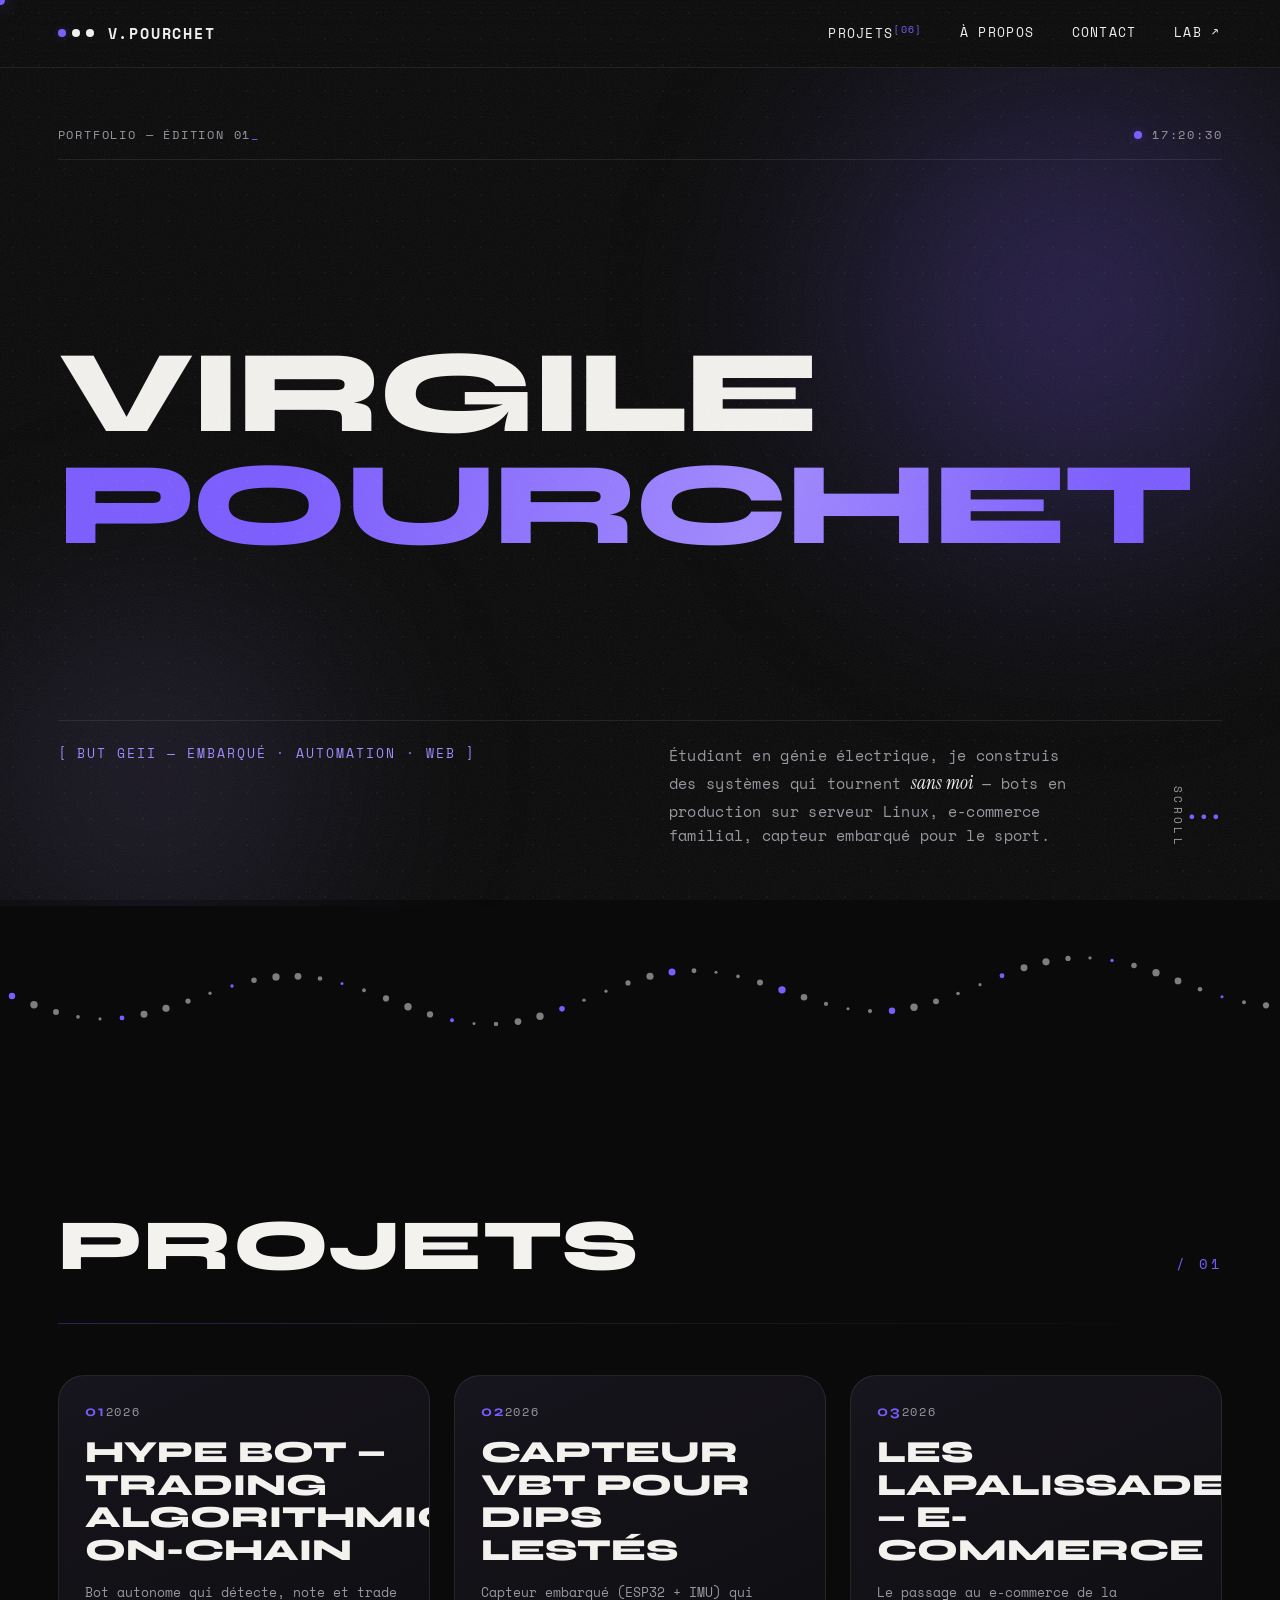
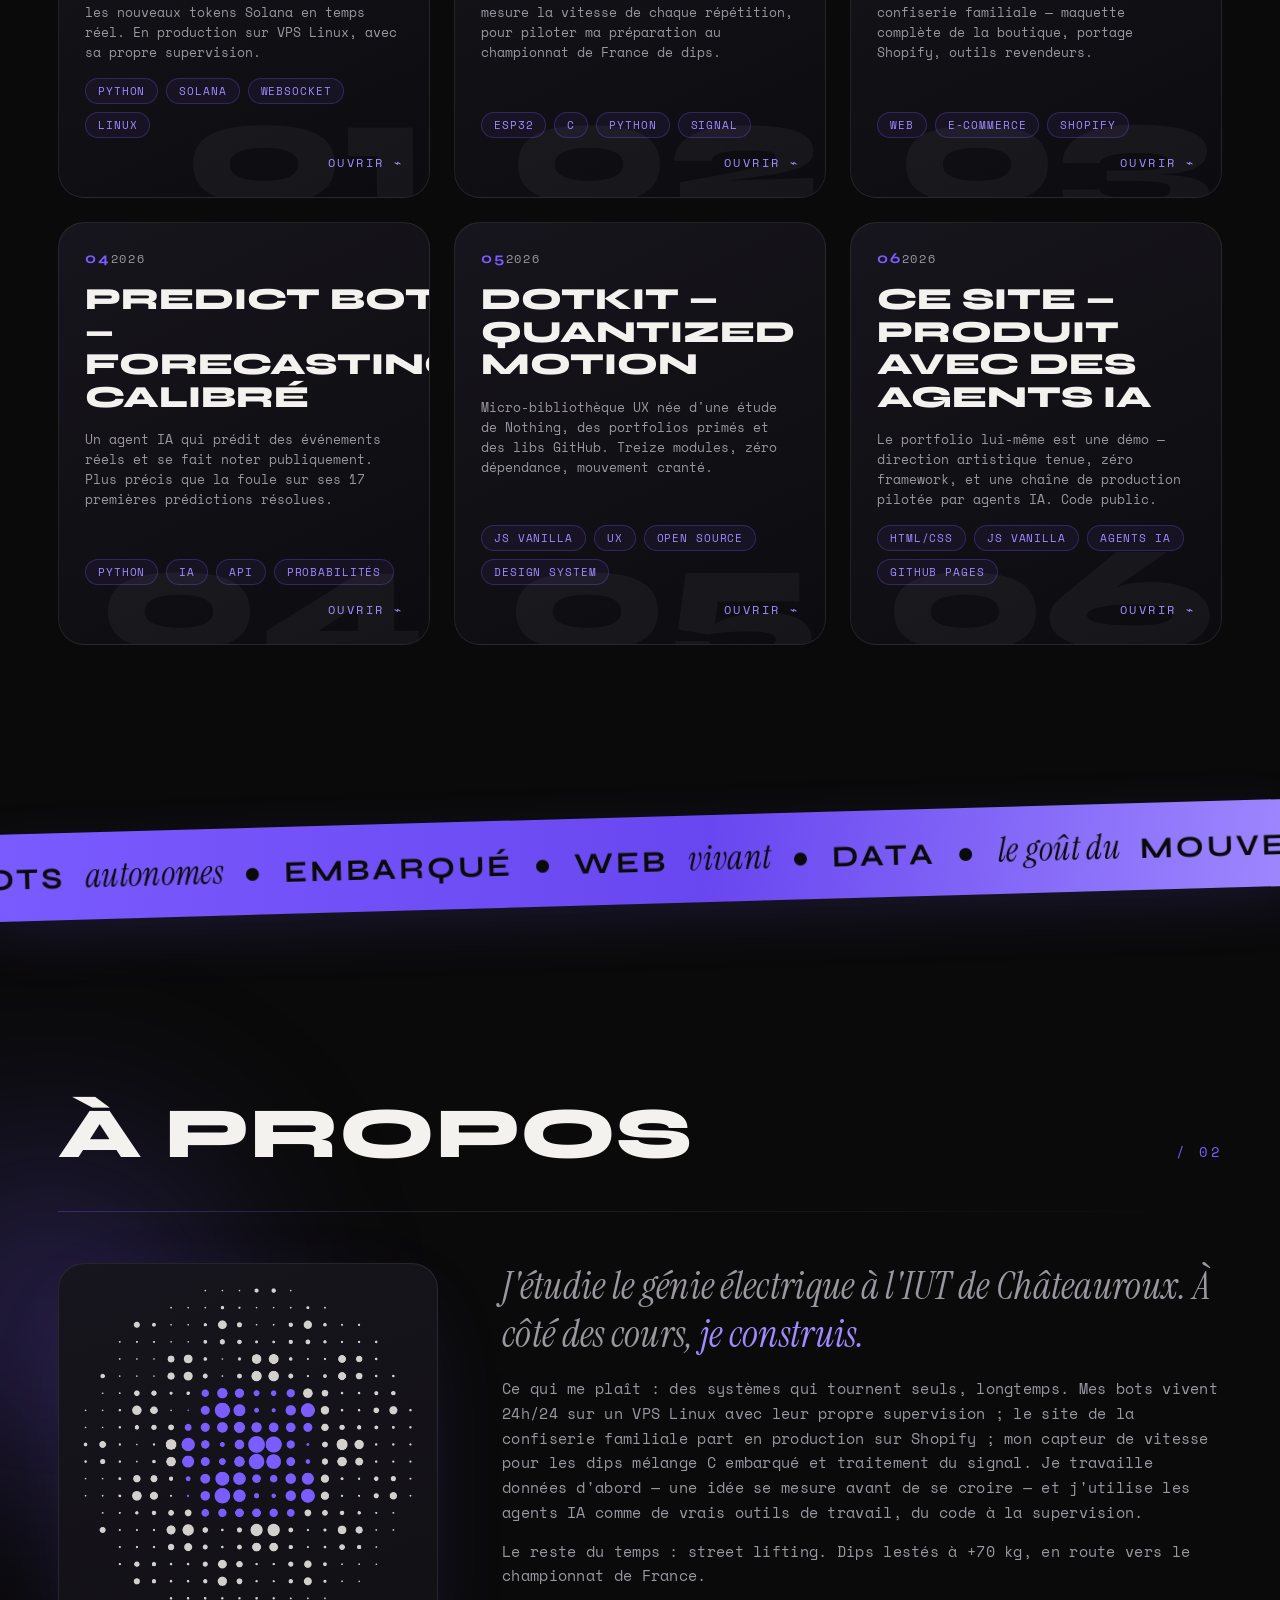
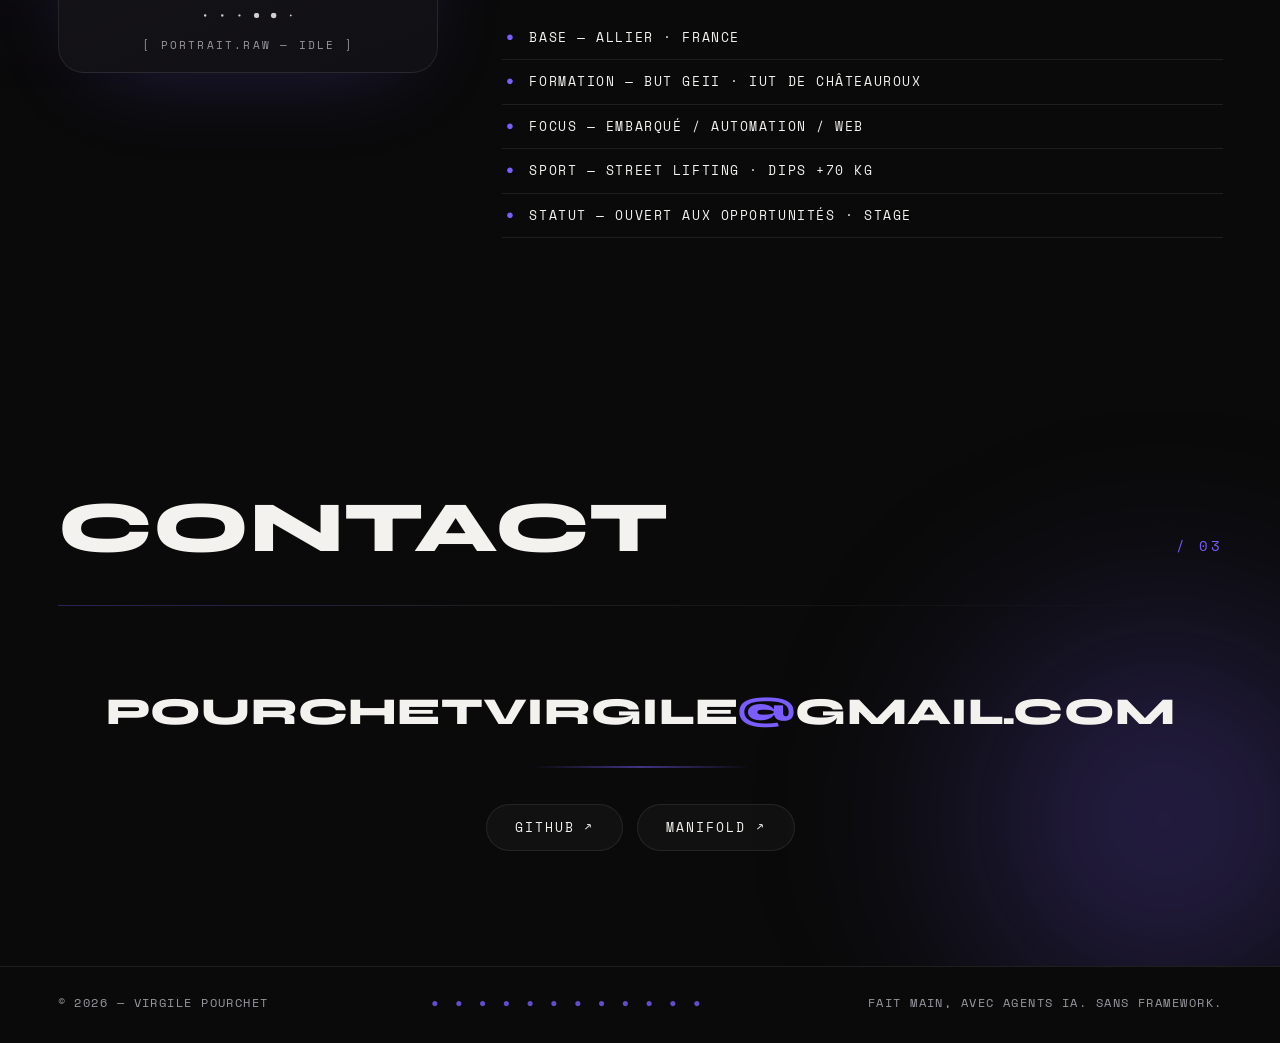
<file: index.html>
<!DOCTYPE html>
<html lang="fr" class="no-js">
<head>
  <meta charset="UTF-8">
  <meta name="viewport" content="width=device-width, initial-scale=1.0">
  <title>VIRGILE POURCHET — PORTFOLIO</title>
  <meta name="description" content="Portfolio de Virgile Pourchet — étudiant en BUT GEII. Bots autonomes en production, e-commerce, électronique embarquée.">
  <meta name="theme-color" content="#0a0a0a">
  <link rel="canonical" href="https://virgile-pct.github.io/">
  <!-- Aperçus de partage (Discord, LinkedIn, X, WhatsApp…) -->
  <meta property="og:type" content="website">
  <meta property="og:title" content="VIRGILE POURCHET — PORTFOLIO">
  <meta property="og:description" content="Des systèmes qui tournent sans moi : bots en production, e-commerce familial, capteur embarqué. Fait main, avec agents IA.">
  <meta property="og:url" content="https://virgile-pct.github.io/">
  <meta property="og:image" content="https://virgile-pct.github.io/assets/og.png">
  <meta property="og:image:width" content="1200">
  <meta property="og:image:height" content="630">
  <meta property="og:locale" content="fr_FR">
  <meta name="twitter:card" content="summary_large_image">
  <meta name="twitter:title" content="VIRGILE POURCHET — PORTFOLIO">
  <meta name="twitter:description" content="Des systèmes qui tournent sans moi : bots en production, e-commerce familial, capteur embarqué.">
  <meta name="twitter:image" content="https://virgile-pct.github.io/assets/og.png">
  <link rel="preconnect" href="https://fonts.googleapis.com">
  <link rel="preconnect" href="https://fonts.gstatic.com" crossorigin>
  <link href="https://fonts.googleapis.com/css2?family=Syne:wght@500;700;800&family=Space+Mono:ital,wght@0,400;0,700;1,400&family=Instrument+Serif:ital@0;1&display=swap" rel="stylesheet">
  <link rel="stylesheet" href="css/style.css">
  <link rel="icon" href="data:image/svg+xml,<svg xmlns='http://www.w3.org/2000/svg' viewBox='0 0 16 16'><circle cx='4' cy='4' r='2' fill='%237b5cff'/><circle cx='12' cy='4' r='2' fill='white'/><circle cx='4' cy='12' r='2' fill='white'/><circle cx='12' cy='12' r='2' fill='%237b5cff'/></svg>">
</head>
<body>

  <a class="skip-link" href="#projects">Aller au contenu</a>

  <!-- ======= COUCHES D'AMBIANCE (grain, trame) ======= -->
  <div class="dot-overlay" aria-hidden="true"></div>
  <div class="grain" aria-hidden="true"></div>

  <!-- ======= CURSEUR CUSTOM (activé par JS, pointeur fin uniquement) ======= -->
  <div class="cursor" data-cursor aria-hidden="true"></div>

  <!-- ======= BARRE DE PROGRESSION DE LECTURE ======= -->
  <div class="scroll-progress" aria-hidden="true"><span data-scroll-progress></span></div>

  <!-- ======= NAV ======= -->
  <header class="nav">
    <a class="nav__logo" href="#top">
      <span class="dot dot--violet"></span>
      <span class="dot"></span>
      <span class="dot"></span>
      <span class="nav__logo-text">V.POURCHET</span>
    </a>
    <nav class="nav__links">
      <a href="#projects" data-magnetic="8">PROJETS<sup>[<span data-project-count>0</span>]</sup></a>
      <a href="#about" data-magnetic="8">À PROPOS</a>
      <a href="#contact" data-magnetic="8">CONTACT</a>
      <a href="lab/dotkit/demo.html" data-magnetic="8">LAB ↗</a>
    </nav>
    <button class="nav__burger" aria-label="Menu" data-burger>
      <span></span><span></span><span></span>
    </button>
  </header>

  <main id="top">

    <!-- ======= HERO ======= -->
    <section class="hero">
      <div class="halo halo--violet" style="width:56vw;height:56vw;top:-14%;right:-12%" aria-hidden="true"></div>
      <div class="halo halo--soft" style="width:44vw;height:44vw;bottom:-18%;left:-10%" aria-hidden="true"></div>
      <div class="hero__meta">
        <span class="hero__boot" data-boot-line>PORTFOLIO — ÉDITION 01</span>
        <span class="hero__status">
          <span class="status-square" aria-hidden="true"></span>
          <span data-clock>00:00:00</span>
        </span>
      </div>
      <h1 class="hero__title">
        <span class="hero__line-mask"><span class="hero__line doto" data-scramble>VIRGILE</span></span>
        <span class="hero__line-mask"><span class="hero__line doto hero__line--violet" data-scramble>POURCHET</span></span>
      </h1>
      <div class="hero__sub">
        <p class="hero__tag">[ BUT GEII — EMBARQUÉ · AUTOMATION · WEB ]</p>
        <p class="hero__desc">
          Étudiant en génie électrique, je construis des systèmes qui tournent
          <em class="serif">sans moi</em> — bots en production sur serveur Linux,
          e-commerce familial, capteur embarqué pour le sport.
        </p>
      </div>
      <div class="hero__scroll">
        <span class="doto">●</span>
        <span class="doto">●</span>
        <span class="doto">●</span>
        <span>SCROLL</span>
      </div>
    </section>

    <!-- ======= VAGUE DE POINTS ======= -->
    <div class="wave" aria-hidden="true">
      <canvas data-dot-wave></canvas>
    </div>

    <!-- ======= PROJECTS ======= -->
    <section class="section" id="projects">
      <div class="section__head reveal">
        <h2 class="section__title doto">PROJETS</h2>
        <span class="section__index">/ 01</span>
      </div>
      <div class="projects-grid" data-projects-grid>
        <!-- Cartes projets injectées par js/app.js depuis projects/manifest.json -->
      </div>
      <p class="projects-empty" data-projects-empty hidden>
        [ AUCUN PROJET CHARGÉ — DÉPOSEZ DES .MD DANS /PROJECTS ]
      </p>
    </section>

    <!-- ======= MARQUEE ======= -->
    <div class="marquee-tilt" aria-hidden="true">
      <div class="marquee">
        <div class="marquee__inner">
          <span>BOTS&nbsp;&nbsp;<em class="serif">autonomes</em>&nbsp;&nbsp;●&nbsp;&nbsp;EMBARQUÉ&nbsp;&nbsp;●&nbsp;&nbsp;WEB&nbsp;&nbsp;<em class="serif">vivant</em>&nbsp;&nbsp;●&nbsp;&nbsp;DATA&nbsp;&nbsp;●&nbsp;&nbsp;<em class="serif">le goût du</em>&nbsp;&nbsp;MOUVEMENT&nbsp;&nbsp;●&nbsp;&nbsp;</span>
          <span>BOTS&nbsp;&nbsp;<em class="serif">autonomes</em>&nbsp;&nbsp;●&nbsp;&nbsp;EMBARQUÉ&nbsp;&nbsp;●&nbsp;&nbsp;WEB&nbsp;&nbsp;<em class="serif">vivant</em>&nbsp;&nbsp;●&nbsp;&nbsp;DATA&nbsp;&nbsp;●&nbsp;&nbsp;<em class="serif">le goût du</em>&nbsp;&nbsp;MOUVEMENT&nbsp;&nbsp;●&nbsp;&nbsp;</span>
          <span>BOTS&nbsp;&nbsp;<em class="serif">autonomes</em>&nbsp;&nbsp;●&nbsp;&nbsp;EMBARQUÉ&nbsp;&nbsp;●&nbsp;&nbsp;WEB&nbsp;&nbsp;<em class="serif">vivant</em>&nbsp;&nbsp;●&nbsp;&nbsp;DATA&nbsp;&nbsp;●&nbsp;&nbsp;<em class="serif">le goût du</em>&nbsp;&nbsp;MOUVEMENT&nbsp;&nbsp;●&nbsp;&nbsp;</span>
        </div>
      </div>
    </div>

    <!-- ======= ABOUT ======= -->
    <section class="section" id="about">
      <div class="halo halo--violet" style="width:40vw;height:40vw;top:10%;left:-16%" aria-hidden="true"></div>
      <div class="section__head reveal">
        <h2 class="section__title doto">À PROPOS</h2>
        <span class="section__index">/ 02</span>
      </div>
      <div class="about">
        <div class="about__portrait reveal" aria-hidden="true">
          <canvas data-dot-portrait width="640" height="640"></canvas>
          <span class="about__portrait-label" data-portrait-label>[ PORTRAIT.RAW — IDLE ]</span>
        </div>
        <div class="about__text reveal">
          <p class="about__lead">
            J'étudie le génie électrique à l'IUT de Châteauroux.
            À côté des cours, <strong>je construis.</strong>
          </p>
          <p>
            Ce qui me plaît&nbsp;: des systèmes qui tournent seuls, longtemps.
            Mes bots vivent 24h/24 sur un VPS Linux avec leur propre
            supervision&nbsp;; le site de la confiserie familiale part en
            production sur Shopify&nbsp;; mon capteur de vitesse pour les dips
            mélange C embarqué et traitement du signal. Je travaille données
            d'abord — une idée se mesure avant de se croire — et j'utilise
            les agents IA comme de vrais outils de travail, du code à la
            supervision.
          </p>
          <p>
            Le reste du temps&nbsp;: street lifting. Dips lestés à +70&nbsp;kg,
            en route vers le championnat de France.
          </p>
          <ul class="about__facts">
            <li><span class="doto">●</span> BASE — ALLIER · FRANCE</li>
            <li><span class="doto">●</span> FORMATION — BUT GEII · IUT DE CHÂTEAUROUX</li>
            <li><span class="doto">●</span> FOCUS — EMBARQUÉ / AUTOMATION / WEB</li>
            <li><span class="doto">●</span> SPORT — STREET LIFTING · DIPS +70 KG</li>
            <li><span class="doto">●</span> STATUT — OUVERT AUX OPPORTUNITÉS · STAGE</li>
          </ul>
        </div>
      </div>
    </section>

    <!-- ======= CONTACT ======= -->
    <section class="section" id="contact">
      <div class="halo halo--violet" style="width:46vw;height:46vw;bottom:-24%;right:-14%" aria-hidden="true"></div>
      <div class="section__head reveal">
        <h2 class="section__title doto">CONTACT</h2>
        <span class="section__index">/ 03</span>
      </div>
      <div class="contact reveal">
        <a class="contact__mail doto" href="mailto:pourchetvirgile@gmail.com">
          POURCHETVIRGILE<span class="contact__at">@</span>GMAIL.COM
        </a>
        <div class="contact__links">
          <a href="https://github.com/Virgile-pct" target="_blank" rel="noopener" data-magnetic="16">GITHUB ↗</a>
          <a href="https://manifold.markets/Virgile" target="_blank" rel="noopener" data-magnetic="16">MANIFOLD ↗</a>
          <!-- LinkedIn : à ajouter quand le profil existe
          <a href="https://www.linkedin.com/in/..." target="_blank" rel="noopener">LINKEDIN ↗</a>
          -->
        </div>
      </div>
    </section>

  </main>

  <!-- ======= FOOTER ======= -->
  <footer class="footer">
    <span>© <span data-year>2026</span> — VIRGILE POURCHET</span>
    <span class="footer__dots" aria-hidden="true">● ● ● ● ● ● ● ● ● ● ● ●</span>
    <span>FAIT MAIN, AVEC AGENTS IA. SANS FRAMEWORK.</span>
  </footer>

  <!-- ======= PROJECT MODAL ======= -->
  <div class="modal" data-modal hidden>
    <div class="modal__backdrop" data-modal-close></div>
    <article class="modal__panel" role="dialog" aria-modal="true" aria-label="Fiche projet">
      <header class="modal__head">
        <span class="modal__kicker" data-modal-kicker>PROJET</span>
        <button class="modal__close" data-modal-close aria-label="Fermer" data-magnetic="10">✕</button>
      </header>
      <div class="modal__body markdown" data-modal-body>
        <!-- Markdown du projet rendu ici -->
      </div>
    </article>
  </div>

  <script src="js/markdown.js"></script>
  <script src="js/app.js"></script>
</body>
</html>
</file>
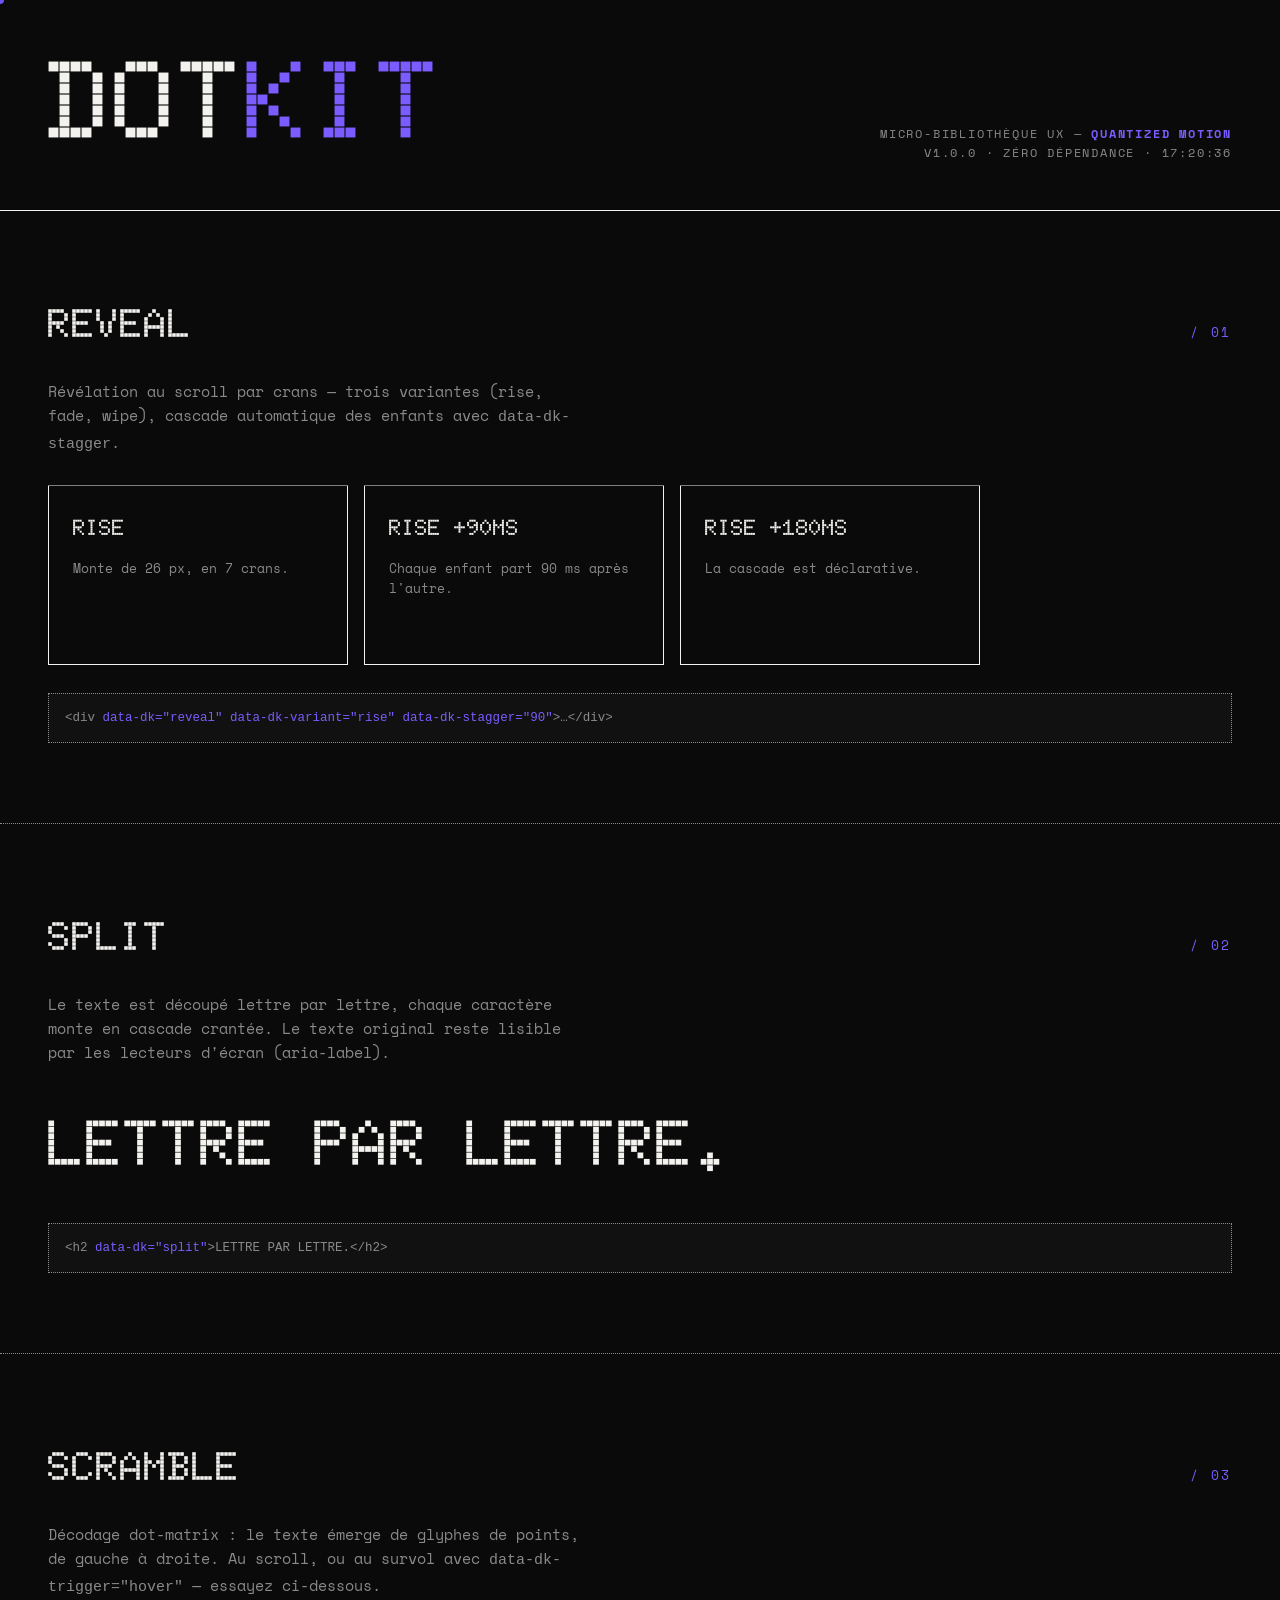
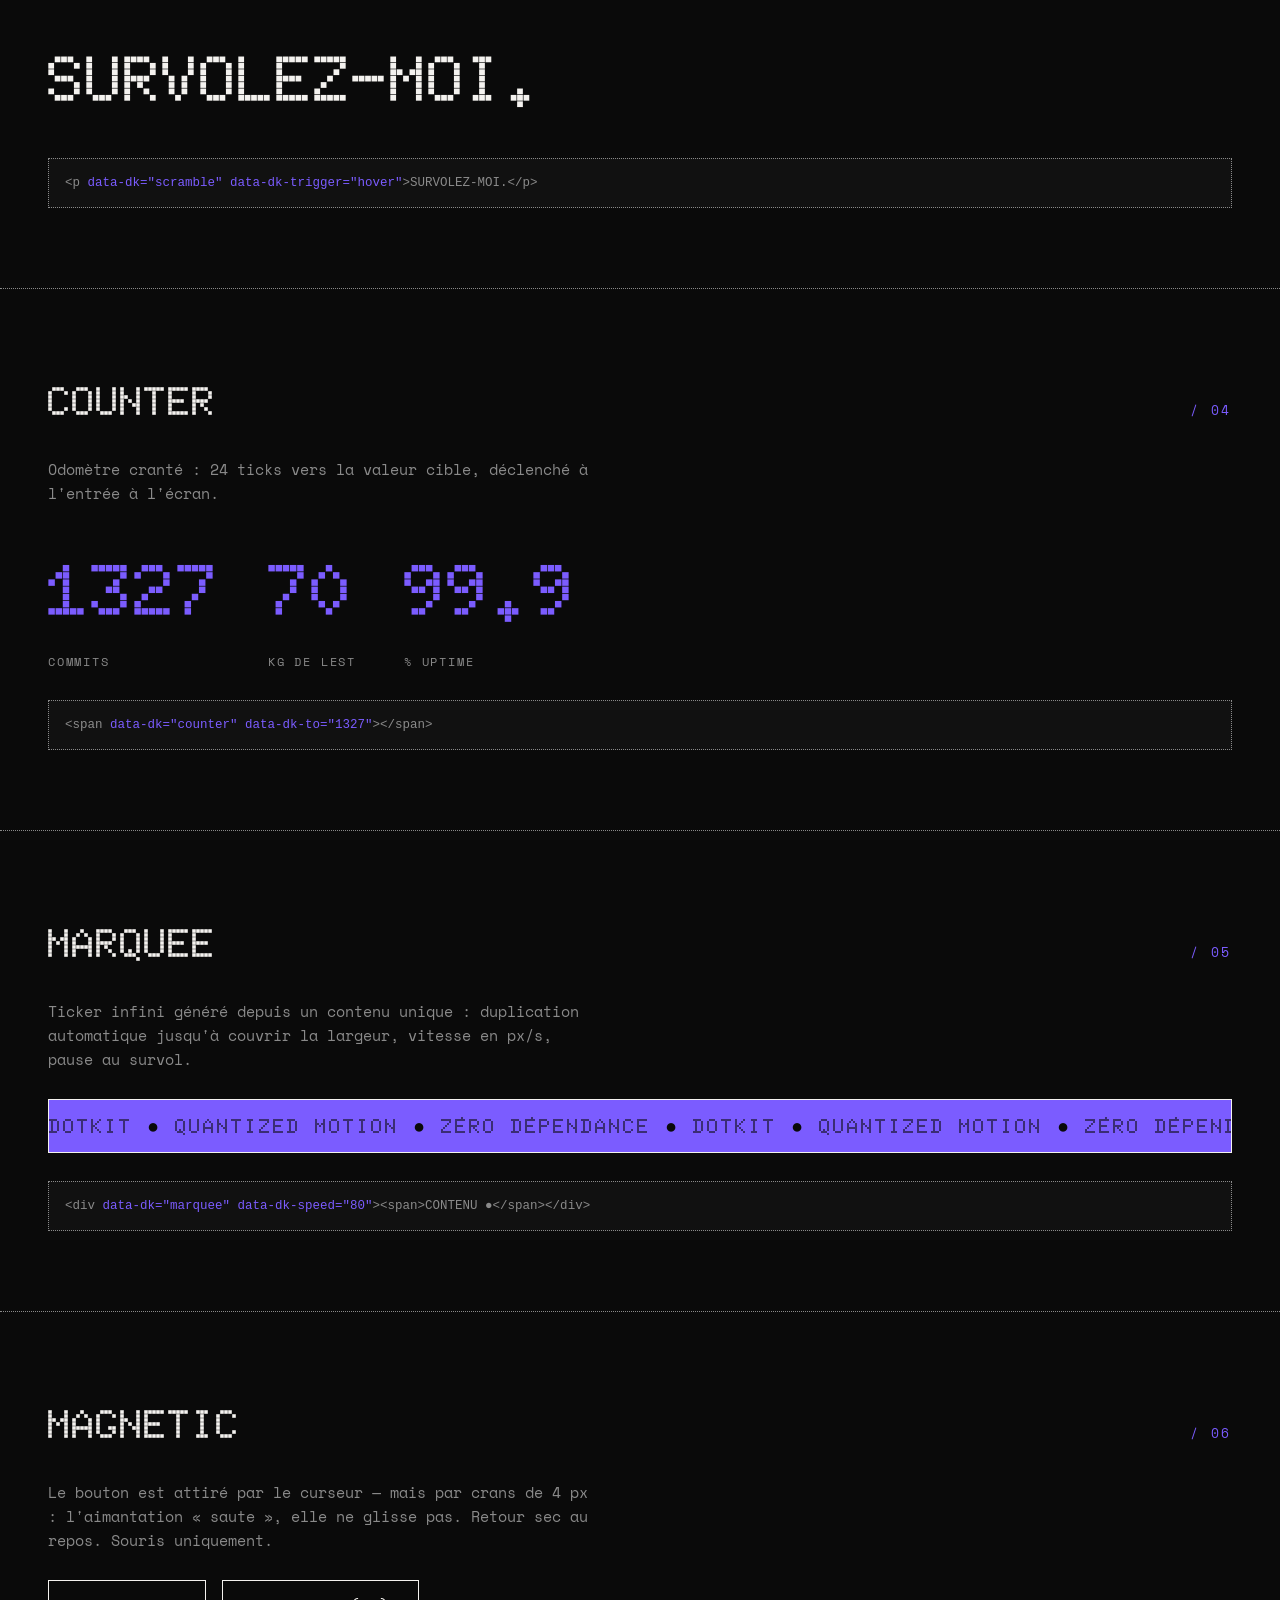
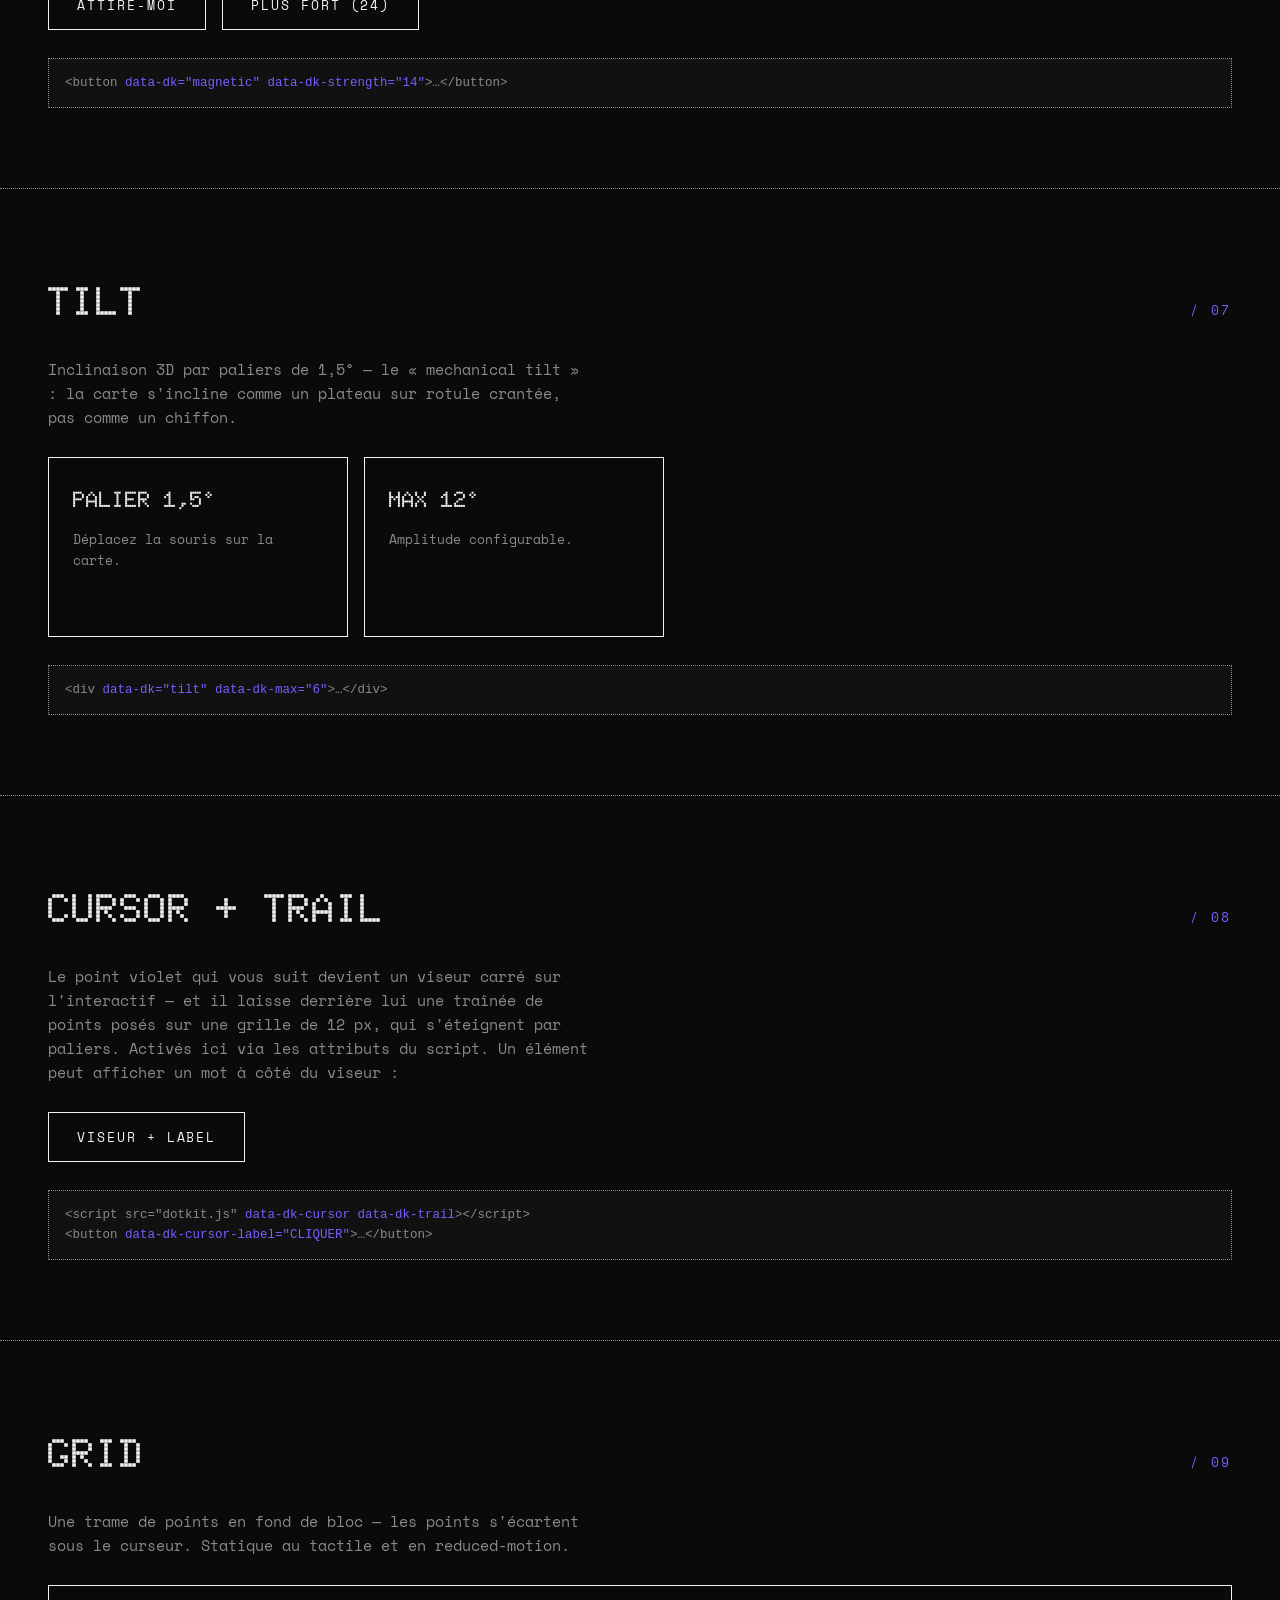
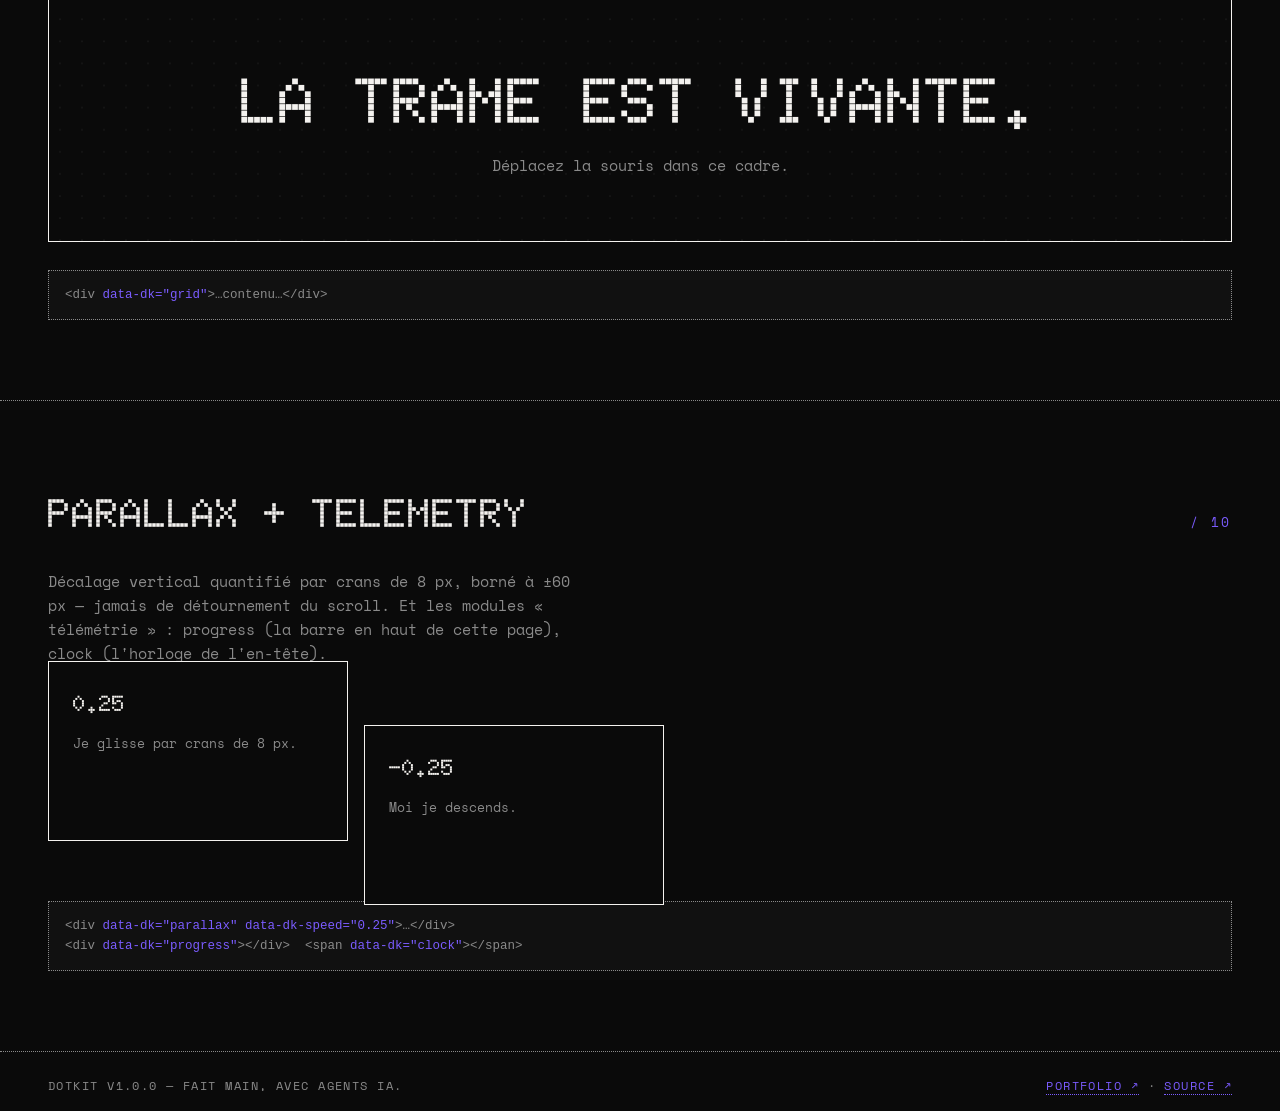
<file: lab/dotkit/demo.html>
<!DOCTYPE html>
<html lang="fr">
<head>
  <meta charset="UTF-8">
  <meta name="viewport" content="width=device-width, initial-scale=1.0">
  <title>DOTKIT — DÉMO</title>
  <meta name="description" content="DOTKIT — micro-bibliothèque UX brutaliste à mouvement quantifié. Démonstration de chaque module.">
  <link rel="preconnect" href="https://fonts.googleapis.com">
  <link rel="preconnect" href="https://fonts.gstatic.com" crossorigin>
  <link href="https://fonts.googleapis.com/css2?family=Doto:wght@700;900&family=Space+Mono:wght@400;700&display=swap" rel="stylesheet">
  <link rel="stylesheet" href="dotkit.css">
  <link rel="icon" href="data:image/svg+xml,<svg xmlns='http://www.w3.org/2000/svg' viewBox='0 0 16 16'><rect x='2' y='2' width='4' height='4' fill='%237b5cff'/><rect x='10' y='2' width='4' height='4' fill='white'/><rect x='2' y='10' width='4' height='4' fill='white'/><rect x='10' y='10' width='4' height='4' fill='%237b5cff'/></svg>">
  <style>
    /* Styles de la page démo (la lib elle-même n'impose que dotkit.css). */
    :root {
      --black: #0a0a0a; --black-2: #111; --white: #f4f2ef;
      --grey: #8a8a8a; --violet: #7b5cff;
      --mono: "Space Mono", ui-monospace, monospace;
      --dot: "Doto", monospace;
      --gutter: clamp(16px, 4vw, 48px);
    }
    * { margin: 0; padding: 0; box-sizing: border-box; }
    body {
      background: var(--black); color: var(--white);
      font-family: var(--mono); font-size: 15px; line-height: 1.6;
      overflow-x: hidden;
    }
    ::selection { background: var(--violet); color: var(--black); }
    a { color: inherit; text-decoration: none; }
    .doto { font-family: var(--dot); font-weight: 900; }

    .bar { position: fixed; top: 0; left: 0; right: 0; z-index: 300; pointer-events: none; }

    header.head {
      padding: var(--gutter); border-bottom: 1px solid var(--white);
      display: flex; justify-content: space-between; align-items: baseline;
      flex-wrap: wrap; gap: 8px;
    }
    .head__brand { font-size: clamp(40px, 9vw, 110px); line-height: 0.95; text-transform: uppercase; }
    .head__brand em { color: var(--violet); font-style: normal; }
    .head__meta { font-size: 12px; color: var(--grey); letter-spacing: 0.15em; text-align: right; }
    .head__meta strong { color: var(--violet); }

    section.mod {
      padding: clamp(40px, 7vw, 80px) var(--gutter);
      border-bottom: 1px dotted var(--grey);
    }
    .mod__head { display: flex; justify-content: space-between; align-items: baseline; margin-bottom: 24px; }
    .mod__title { font-size: clamp(22px, 4vw, 40px); text-transform: uppercase; }
    .mod__index { color: var(--violet); font-size: 13px; letter-spacing: 0.2em; }
    .mod__desc { color: var(--grey); max-width: 60ch; margin-bottom: 28px; }
    .mod pre {
      border: 1px dotted var(--grey); background: var(--black-2);
      padding: 14px 16px; overflow-x: auto; font-size: 12.5px;
      margin-top: 28px; color: var(--grey);
    }
    .mod pre b { color: var(--violet); font-weight: 400; }

    .demo-row { display: flex; flex-wrap: wrap; gap: 16px; align-items: center; }

    .btn {
      display: inline-block; border: 1px solid var(--white);
      padding: 14px 28px; letter-spacing: 0.15em; font-size: 13px;
      text-transform: uppercase; background: none; color: var(--white);
      font-family: var(--mono); cursor: pointer;
    }
    .btn:hover { background: var(--violet); border-color: var(--violet); color: var(--black); }

    .card {
      border: 1px solid var(--white); padding: 24px; min-height: 180px;
      width: min(300px, 100%); display: flex; flex-direction: column; gap: 12px;
      background: var(--black);
    }
    .card b { font-family: var(--dot); font-size: 22px; text-transform: uppercase; font-weight: 900; }
    .card span { color: var(--grey); font-size: 13px; }

    .big { font-size: clamp(28px, 6vw, 64px); text-transform: uppercase; }
    .stat { display: flex; gap: 48px; flex-wrap: wrap; }
    .stat div { text-align: left; }
    .stat .doto { font-size: clamp(36px, 7vw, 72px); color: var(--violet); font-variant-numeric: tabular-nums; }
    .stat small { color: var(--grey); letter-spacing: 0.15em; font-size: 12px; }

    .marquee-demo { border: 1px solid var(--white); background: var(--violet); color: var(--black); }
    .marquee-demo .dk-marquee__inner span { font-family: var(--dot); font-weight: 700; font-size: 20px; padding: 10px 0; letter-spacing: 0.1em; }

    .grid-demo { border: 1px solid var(--white); padding: clamp(24px, 6vw, 64px); text-align: center; }

    footer { padding: 24px var(--gutter); display: flex; justify-content: space-between; gap: 12px; flex-wrap: wrap; font-size: 12px; color: var(--grey); letter-spacing: 0.12em; }
    footer a { border-bottom: 1px dotted var(--violet); color: var(--violet); }
  </style>
</head>
<body>

  <div class="bar"><div data-dk="progress"></div></div>

  <header class="head">
    <h1 class="head__brand doto"><span data-dk="scramble">DOT</span><em data-dk="scramble">KIT</em></h1>
    <p class="head__meta">
      MICRO-BIBLIOTHÈQUE UX — <strong>QUANTIZED MOTION</strong><br>
      V1.0.0 · ZÉRO DÉPENDANCE · <span data-dk="clock">00:00:00</span>
    </p>
  </header>

  <section class="mod">
    <div class="mod__head"><h2 class="mod__title doto" data-dk="split">REVEAL</h2><span class="mod__index">/ 01</span></div>
    <p class="mod__desc">Révélation au scroll par crans — trois variantes (rise, fade, wipe),
       cascade automatique des enfants avec <code>data-dk-stagger</code>.</p>
    <div class="demo-row" data-dk="reveal" data-dk-variant="rise" data-dk-stagger="90">
      <div class="card"><b>rise</b><span>Monte de 26 px, en 7 crans.</span></div>
      <div class="card"><b>rise +90ms</b><span>Chaque enfant part 90 ms après l'autre.</span></div>
      <div class="card"><b>rise +180ms</b><span>La cascade est déclarative.</span></div>
    </div>
    <pre>&lt;div <b>data-dk="reveal"</b> <b>data-dk-variant="rise"</b> <b>data-dk-stagger="90"</b>&gt;…&lt;/div&gt;</pre>
  </section>

  <section class="mod">
    <div class="mod__head"><h2 class="mod__title doto" data-dk="split">SPLIT</h2><span class="mod__index">/ 02</span></div>
    <p class="mod__desc">Le texte est découpé lettre par lettre, chaque caractère monte en cascade
       crantée. Le texte original reste lisible par les lecteurs d'écran (aria-label).</p>
    <p class="big doto" data-dk="split">LETTRE PAR LETTRE.</p>
    <pre>&lt;h2 <b>data-dk="split"</b>&gt;LETTRE PAR LETTRE.&lt;/h2&gt;</pre>
  </section>

  <section class="mod">
    <div class="mod__head"><h2 class="mod__title doto" data-dk="split">SCRAMBLE</h2><span class="mod__index">/ 03</span></div>
    <p class="mod__desc">Décodage dot-matrix : le texte émerge de glyphes de points, de gauche à
       droite. Au scroll, ou au survol avec <code>data-dk-trigger="hover"</code> — essayez ci-dessous.</p>
    <p class="big doto" data-dk="scramble" data-dk-trigger="hover">SURVOLEZ-MOI.</p>
    <pre>&lt;p <b>data-dk="scramble"</b> <b>data-dk-trigger="hover"</b>&gt;SURVOLEZ-MOI.&lt;/p&gt;</pre>
  </section>

  <section class="mod">
    <div class="mod__head"><h2 class="mod__title doto" data-dk="split">COUNTER</h2><span class="mod__index">/ 04</span></div>
    <p class="mod__desc">Odomètre cranté : 24 ticks vers la valeur cible, déclenché à l'entrée à l'écran.</p>
    <div class="stat">
      <div><div class="doto" data-dk="counter" data-dk-to="1327">0</div><small>COMMITS</small></div>
      <div><div class="doto" data-dk="counter" data-dk-to="70">0</div><small>KG DE LEST</small></div>
      <div><div class="doto" data-dk="counter" data-dk-to="99.9">0</div><small>% UPTIME</small></div>
    </div>
    <pre>&lt;span <b>data-dk="counter"</b> <b>data-dk-to="1327"</b>&gt;&lt;/span&gt;</pre>
  </section>

  <section class="mod">
    <div class="mod__head"><h2 class="mod__title doto" data-dk="split">MARQUEE</h2><span class="mod__index">/ 05</span></div>
    <p class="mod__desc">Ticker infini généré depuis un contenu unique : duplication automatique
       jusqu'à couvrir la largeur, vitesse en px/s, pause au survol.</p>
    <div class="marquee-demo" data-dk="marquee" data-dk-speed="80">
      <span>DOTKIT ● QUANTIZED MOTION ● ZÉRO DÉPENDANCE ●&nbsp;</span>
    </div>
    <pre>&lt;div <b>data-dk="marquee"</b> <b>data-dk-speed="80"</b>&gt;&lt;span&gt;CONTENU ●&lt;/span&gt;&lt;/div&gt;</pre>
  </section>

  <section class="mod">
    <div class="mod__head"><h2 class="mod__title doto" data-dk="split">MAGNETIC</h2><span class="mod__index">/ 06</span></div>
    <p class="mod__desc">Le bouton est attiré par le curseur — mais par crans de 4 px : l'aimantation
       « saute », elle ne glisse pas. Retour sec au repos. Souris uniquement.</p>
    <div class="demo-row">
      <button class="btn" type="button" data-dk="magnetic">ATTIRE-MOI</button>
      <button class="btn" type="button" data-dk="magnetic" data-dk-strength="24">PLUS FORT (24)</button>
    </div>
    <pre>&lt;button <b>data-dk="magnetic"</b> <b>data-dk-strength="14"</b>&gt;…&lt;/button&gt;</pre>
  </section>

  <section class="mod">
    <div class="mod__head"><h2 class="mod__title doto" data-dk="split">TILT</h2><span class="mod__index">/ 07</span></div>
    <p class="mod__desc">Inclinaison 3D par paliers de 1,5° — le « mechanical tilt » : la carte
       s'incline comme un plateau sur rotule crantée, pas comme un chiffon.</p>
    <div class="demo-row">
      <div class="card" data-dk="tilt"><b>PALIER 1,5°</b><span>Déplacez la souris sur la carte.</span></div>
      <div class="card" data-dk="tilt" data-dk-max="12"><b>MAX 12°</b><span>Amplitude configurable.</span></div>
    </div>
    <pre>&lt;div <b>data-dk="tilt"</b> <b>data-dk-max="6"</b>&gt;…&lt;/div&gt;</pre>
  </section>

  <section class="mod">
    <div class="mod__head"><h2 class="mod__title doto" data-dk="split">CURSOR + TRAIL</h2><span class="mod__index">/ 08</span></div>
    <p class="mod__desc">Le point violet qui vous suit devient un viseur carré sur l'interactif —
       et il laisse derrière lui une traînée de points posés sur une grille de 12 px,
       qui s'éteignent par paliers. Activés ici via les attributs du script.
       Un élément peut afficher un mot à côté du viseur :</p>
    <div class="demo-row">
      <button class="btn" type="button" data-dk-cursor-label="CLIQUER">VISEUR + LABEL</button>
    </div>
    <pre>&lt;script src="dotkit.js" <b>data-dk-cursor</b> <b>data-dk-trail</b>&gt;&lt;/script&gt;
&lt;button <b>data-dk-cursor-label="CLIQUER"</b>&gt;…&lt;/button&gt;</pre>
  </section>

  <section class="mod">
    <div class="mod__head"><h2 class="mod__title doto" data-dk="split">GRID</h2><span class="mod__index">/ 09</span></div>
    <p class="mod__desc">Une trame de points en fond de bloc — les points s'écartent sous le
       curseur. Statique au tactile et en reduced-motion.</p>
    <div class="grid-demo" data-dk="grid">
      <p class="big doto">LA TRAME EST VIVANTE.</p>
      <p style="color: var(--grey)">Déplacez la souris dans ce cadre.</p>
    </div>
    <pre>&lt;div <b>data-dk="grid"</b>&gt;…contenu…&lt;/div&gt;</pre>
  </section>

  <section class="mod">
    <div class="mod__head"><h2 class="mod__title doto" data-dk="split">PARALLAX + TELEMETRY</h2><span class="mod__index">/ 10</span></div>
    <p class="mod__desc">Décalage vertical quantifié par crans de 8 px, borné à ±60 px — jamais de
       détournement du scroll. Et les modules « télémétrie » : progress (la barre en haut
       de cette page), clock (l'horloge de l'en-tête).</p>
    <div class="demo-row">
      <div class="card" data-dk="parallax" data-dk-speed="0.25"><b>0.25</b><span>Je glisse par crans de 8 px.</span></div>
      <div class="card" data-dk="parallax" data-dk-speed="-0.25"><b>-0.25</b><span>Moi je descends.</span></div>
    </div>
    <pre>&lt;div <b>data-dk="parallax"</b> <b>data-dk-speed="0.25"</b>&gt;…&lt;/div&gt;
&lt;div <b>data-dk="progress"</b>&gt;&lt;/div&gt;  &lt;span <b>data-dk="clock"</b>&gt;&lt;/span&gt;</pre>
  </section>

  <footer>
    <span>DOTKIT V1.0.0 — FAIT MAIN, AVEC AGENTS IA.</span>
    <span><a href="https://virgile-pct.github.io">PORTFOLIO ↗</a> · <a href="https://github.com/Virgile-pct/dotkit">SOURCE ↗</a></span>
  </footer>

  <script src="dotkit.js" data-dk-cursor data-dk-trail></script>
</body>
</html>
</file>
<file: css/style.css>
/* ==========================================================================
   PORTFOLIO — NOIR / VIOLET / POINTS, VERSION ORGANIQUE
   Le langage : courbes, halos de lumière, cartes qui flottent, une onde de
   points qui traverse la page. Motion fluide (easings expo, 60 fps), accents
   serif italiques. L'identité reste aux points et au violet.
   Progressive enhancement : les états cachés/animés n'existent que sous
   html.js ; sans JavaScript, tout est visible et statique.
   ========================================================================== */

:root {
  --black: #0a0a0a;
  --black-2: #111014;
  --black-3: #17151d;
  --white: #f4f2ef;
  --grey: #9a97a0;
  --grey-dark: #4a4750;
  --violet: #7b5cff;
  --violet-soft: #a18aff;
  --violet-glow: rgba(123, 92, 255, 0.3);
  --line: rgba(244, 242, 239, 0.09);

  --font-mono: "Space Mono", ui-monospace, monospace;
  /* Display : Syne — large, expressive, organique (ex-Doto dot-matrix). */
  --font-dot: "Syne", sans-serif;
  --font-serif: "Instrument Serif", Georgia, serif;

  --gutter: clamp(18px, 4.5vw, 64px);
  --radius: 26px;
  --radius-s: 14px;

  --ease: cubic-bezier(0.16, 1, 0.3, 1);
  --ease-io: cubic-bezier(0.65, 0, 0.35, 1);
  --t-micro: 0.3s var(--ease);
  --t-ui: 0.5s var(--ease);
  --t-reveal: 1s var(--ease);
}

* { margin: 0; padding: 0; box-sizing: border-box; }

html { scroll-behavior: smooth; }

body {
  background: var(--black);
  color: var(--white);
  font-family: var(--font-mono);
  font-size: 15px;
  line-height: 1.65;
  letter-spacing: 0.02em;
  overflow-x: hidden;
}

::selection { background: var(--violet); color: var(--black); }

a { color: inherit; text-decoration: none; }
code {
  font-family: var(--font-mono);
  color: var(--violet-soft);
  background: rgba(123, 92, 255, 0.09);
  border-radius: 6px;
  padding: 1px 7px;
}

.doto { font-family: var(--font-dot); font-weight: 800; }

/* L'accent artistique : serif italique, bas de casse, contraste du mono. */
.serif {
  font-family: var(--font-serif);
  font-style: italic;
  font-weight: 400;
  text-transform: none;
  letter-spacing: 0.01em;
}

/* Focus clavier : visible, jamais supprimé. */
:focus { outline: none; }
:focus-visible { outline: 2px dotted var(--violet); outline-offset: 5px; border-radius: 6px; }

.skip-link {
  position: fixed;
  top: -100px;
  left: var(--gutter);
  z-index: 400;
  background: var(--violet);
  color: var(--black);
  padding: 10px 22px;
  font-size: 13px;
  letter-spacing: 0.1em;
  border-radius: 999px;
  transition: top var(--t-micro);
}
.skip-link:focus { top: 10px; }

html.has-cursor, html.has-cursor * { cursor: none !important; }

/* ==== COUCHES D'AMBIANCE ================================================ */
.dot-overlay {
  position: fixed;
  inset: 0;
  pointer-events: none;
  z-index: 999;
  background-image: radial-gradient(rgba(244, 242, 239, 0.035) 1px, transparent 1px);
  background-size: 26px 26px;
  mix-blend-mode: screen;
}

.grain {
  position: fixed;
  inset: 0;
  pointer-events: none;
  z-index: 998;
  opacity: 0.16;
  background-image: url("data:image/svg+xml,%3Csvg xmlns='http://www.w3.org/2000/svg' width='140' height='140'%3E%3Cfilter id='n'%3E%3CfeTurbulence type='fractalNoise' baseFrequency='0.85' numOctaves='2' stitchTiles='stitch'/%3E%3CfeColorMatrix type='saturate' values='0'/%3E%3C/filter%3E%3Crect width='140' height='140' filter='url(%23n)' opacity='0.5'/%3E%3C/svg%3E");
}

/* Halos : des nappes de lumière qui dérivent lentement. */
.halo {
  position: absolute;
  border-radius: 50%;
  filter: blur(90px);
  pointer-events: none;
  z-index: 0;
}
.halo--violet { background: radial-gradient(circle, rgba(123, 92, 255, 0.34), transparent 68%); }
.halo--soft   { background: radial-gradient(circle, rgba(161, 138, 255, 0.16), transparent 68%); }
html.js .halo { animation: drift 21s var(--ease-io) infinite alternate; }
html.js .halo:nth-child(2) { animation-duration: 27s; animation-delay: -9s; }

@keyframes drift {
  from { transform: translate3d(-6%, -4%, 0) scale(1); }
  to   { transform: translate3d(7%, 6%, 0) scale(1.22); }
}

/* ==== CURSEUR CUSTOM ==================================================== */
.cursor {
  position: fixed;
  top: 0;
  left: 0;
  z-index: 10000;
  pointer-events: none;
  width: 9px;
  height: 9px;
  margin: -4.5px 0 0 -4.5px;
  border-radius: 50%;
  background: var(--violet);
  box-shadow: 0 0 18px 2px var(--violet-glow);
  transition: width var(--t-micro), height var(--t-micro),
              margin var(--t-micro), background var(--t-micro),
              border var(--t-micro), opacity var(--t-micro),
              box-shadow var(--t-micro);
  display: none;
}
html.has-cursor .cursor { display: block; }

.cursor.is-locked {
  width: 46px;
  height: 46px;
  margin: -23px 0 0 -23px;
  background: rgba(123, 92, 255, 0.08);
  border: 1.5px solid var(--violet);
  box-shadow: 0 0 34px 4px var(--violet-glow);
}

.cursor.is-down { transform: scale(0.8); }

/* ==== BARRE DE PROGRESSION DE LECTURE =================================== */
.scroll-progress {
  position: fixed;
  top: 0;
  left: 0;
  right: 0;
  height: 4px;
  z-index: 300;
  pointer-events: none;
}
.scroll-progress span {
  display: block;
  height: 100%;
  width: 0;
  border-radius: 0 999px 999px 0;
  background: linear-gradient(90deg, var(--violet), var(--violet-soft));
  box-shadow: 0 0 14px var(--violet-glow);
}

/* ==== NAV =============================================================== */
.nav {
  position: sticky;
  top: 0;
  z-index: 100;
  display: flex;
  align-items: center;
  justify-content: space-between;
  padding: 16px var(--gutter);
  background: rgba(10, 10, 10, 0.6);
  backdrop-filter: blur(16px) saturate(1.4);
  -webkit-backdrop-filter: blur(16px) saturate(1.4);
  border-bottom: 1px solid var(--line);
}
html.js .nav { animation: nav-drop 0.9s var(--ease) both; }

@keyframes nav-drop {
  from { transform: translateY(-100%); }
  to   { transform: translateY(0); }
}

.nav__logo {
  display: flex;
  align-items: center;
  gap: 6px;
  font-weight: 700;
}

.nav__logo-text { margin-left: 8px; letter-spacing: 0.12em; }

.dot {
  width: 8px;
  height: 8px;
  border-radius: 50%;
  background: var(--white);
  display: inline-block;
}
.dot--violet { background: var(--violet); box-shadow: 0 0 10px var(--violet-glow); }
html.js .nav__logo .dot { animation: pulse 3.2s var(--ease-io) infinite; }
html.js .nav__logo .dot:nth-child(2) { animation-delay: 1.05s; }
html.js .nav__logo .dot:nth-child(3) { animation-delay: 2.1s; }

@keyframes pulse {
  0%, 100% { opacity: 1; transform: scale(1); }
  50% { opacity: 0.35; transform: scale(0.72); }
}

.nav__links { display: flex; gap: clamp(14px, 2.6vw, 36px); }

.nav__links a {
  position: relative;
  font-size: 13px;
  letter-spacing: 0.1em;
  padding: 6px 2px;
  transition: color var(--t-micro);
}
.nav__links a:hover { color: var(--violet-soft); }
.nav__links a sup { color: var(--violet); font-size: 10px; }
.nav__links a::after {
  content: "";
  position: absolute;
  left: 0;
  right: 0;
  bottom: 0;
  height: 2px;
  border-radius: 999px;
  background: linear-gradient(90deg, var(--violet), var(--violet-soft));
  transform: scaleX(0);
  transform-origin: left center;
  transition: transform 0.5s var(--ease);
}
.nav__links a:hover::after,
.nav__links a:focus-visible::after { transform: scaleX(1); }

.nav__burger { display: none; }

/* ==== HERO ============================================================== */
.hero {
  min-height: calc(100svh - 62px);
  display: flex;
  flex-direction: column;
  justify-content: space-between;
  padding: var(--gutter);
  position: relative;
  overflow: hidden;
}

.hero__meta {
  display: flex;
  justify-content: space-between;
  font-size: 12px;
  color: var(--grey);
  letter-spacing: 0.15em;
  border-bottom: 1px solid var(--line);
  padding-bottom: 14px;
  position: relative;
  z-index: 1;
}

.hero__boot::after {
  content: "_";
  color: var(--violet);
  animation: blink 1.1s steps(2) infinite;
}
html.no-js .hero__boot::after { content: none; }

@keyframes blink { 50% { opacity: 0; } }

.hero__status {
  display: flex;
  align-items: center;
  gap: 10px;
  font-variant-numeric: tabular-nums;
}

.status-square {
  width: 8px;
  height: 8px;
  border-radius: 50%;
  background: var(--violet);
  box-shadow: 0 0 10px var(--violet-glow);
}
html.js .status-square { animation: pulse 2.4s var(--ease-io) infinite; }

.hero__title {
  display: flex;
  flex-direction: column;
  line-height: 0.94;
  margin: auto 0;
  padding: 44px 0 24px;
  position: relative;
  z-index: 1;
}

.hero__line-mask { display: block; overflow: hidden; padding-bottom: 0.06em; }

.hero__line {
  display: block;
  font-size: clamp(38px, 9.2vw, 132px);
  letter-spacing: -0.03em;
  text-transform: uppercase;
}
html.js .hero__line { animation: rise 1.2s var(--ease) both; }
html.js .hero__line-mask:nth-child(2) .hero__line { animation-delay: 0.15s; }

.hero__line--violet {
  background: linear-gradient(100deg, var(--violet) 20%, var(--violet-soft) 60%, var(--violet) 90%);
  -webkit-background-clip: text;
  background-clip: text;
  color: transparent;
}

@keyframes rise {
  from { transform: translateY(115%); }
  to   { transform: translateY(0); }
}

.hero__sub {
  display: grid;
  grid-template-columns: 1fr 1fr;
  gap: var(--gutter);
  border-top: 1px solid var(--line);
  padding-top: 22px;
  position: relative;
  z-index: 1;
}
html.js .hero__tag  { animation: appear 1s var(--ease) 0.55s both; }
html.js .hero__desc { animation: appear 1s var(--ease) 0.7s both; }

@keyframes appear {
  from { opacity: 0; transform: translateY(18px); }
  to   { opacity: 1; transform: translateY(0); }
}

.hero__tag {
  color: var(--violet-soft);
  font-size: 13px;
  letter-spacing: 0.15em;
}

.hero__desc { color: var(--grey); max-width: 46ch; }
.hero__desc .serif { color: var(--white); font-size: 1.25em; }

.hero__scroll {
  position: absolute;
  right: var(--gutter);
  bottom: var(--gutter);
  display: flex;
  flex-direction: column;
  align-items: center;
  gap: 2px;
  font-size: 11px;
  letter-spacing: 0.3em;
  color: var(--grey);
  writing-mode: vertical-rl;
  z-index: 1;
}
html.js .hero__scroll { animation: appear 1s var(--ease) 1s both; }
.hero__scroll .doto {
  writing-mode: horizontal-tb;
  color: var(--violet);
}
html.js .hero__scroll .doto { animation: pulse 1.8s var(--ease-io) infinite; }
html.js .hero__scroll .doto:nth-child(2) { animation-delay: 0.25s; }
html.js .hero__scroll .doto:nth-child(3) { animation-delay: 0.5s; }

/* ==== VAGUE DE POINTS ==================================================== */
/* L'identité (les points) mise en mouvement (la courbe). Interactive. */
.wave {
  position: relative;
  padding: 10px 0 6px;
}
.wave canvas {
  display: block;
  width: 100%;
  height: 150px;
}

/* ==== MARQUEE (incliné : il casse la grille) ============================ */
.marquee-tilt {
  transform: rotate(-1.6deg);
  margin: clamp(28px, 5vw, 56px) -40px;
}
.marquee {
  overflow: hidden;
  background: linear-gradient(95deg, var(--violet), #6847f0 55%, var(--violet-soft));
  color: var(--black);
  box-shadow: 0 18px 70px -24px var(--violet-glow);
}

.marquee__inner {
  display: flex;
  white-space: nowrap;
  animation: marquee 30s linear infinite;
  font-family: var(--font-dot);
  font-weight: 700;
  font-size: clamp(20px, 2.6vw, 30px);
  padding: 16px 0;
  letter-spacing: 0.1em;
  will-change: transform;
  align-items: baseline;
}
.marquee__inner .serif {
  font-size: 1.12em;
  font-weight: 400;
}
.marquee:hover .marquee__inner { animation-play-state: paused; }

@keyframes marquee {
  to { transform: translateX(-33.333%); }
}

/* ==== RÉVÉLATION AU SCROLL ============================================== */
html.js .reveal {
  opacity: 0;
  transform: translateY(40px);
  filter: blur(7px);
  transition: opacity var(--t-reveal), transform var(--t-reveal),
              filter var(--t-reveal);
  transition-delay: calc(var(--i, 0) * 100ms);
  will-change: opacity, transform, filter;
}
html.js .reveal.is-in {
  opacity: 1;
  transform: translateY(0);
  filter: blur(0);
}

/* ==== SECTIONS ========================================================== */
.section {
  padding: clamp(56px, 9vw, 120px) var(--gutter);
  position: relative;
}

.section__head {
  display: flex;
  align-items: baseline;
  justify-content: space-between;
  padding-bottom: 18px;
  margin-bottom: clamp(28px, 4vw, 52px);
  position: relative;
}
.section__head::after {
  content: "";
  position: absolute;
  left: 0;
  right: 0;
  bottom: 0;
  height: 1px;
  background: linear-gradient(90deg, var(--violet-glow), var(--line) 40%, transparent);
}

.section__title {
  font-size: clamp(32px, 6vw, 72px);
  text-transform: uppercase;
}

.section__index {
  color: var(--violet);
  font-size: 14px;
  letter-spacing: 0.2em;
}

/* ==== PROJECTS GRID ===================================================== */
.projects-grid {
  display: grid;
  grid-template-columns: repeat(3, 1fr);
  gap: clamp(14px, 2vw, 24px);
}

@media (max-width: 1080px) {
  .projects-grid { grid-template-columns: repeat(2, 1fr); }
}

@media (max-width: 720px) {
  .projects-grid { grid-template-columns: 1fr; }
}

.project-card {
  position: relative;
  overflow: hidden;
  border: 1px solid var(--line);
  border-radius: var(--radius);
  background: linear-gradient(155deg, var(--black-3), var(--black-2) 55%, #0c0b10);
  padding: 26px;
  min-height: 290px;
  display: flex;
  flex-direction: column;
  gap: 16px;
  cursor: pointer;
  transition: transform 0.6s var(--ease), border-color 0.5s var(--ease),
              box-shadow 0.6s var(--ease);
  text-align: left;
  color: inherit;
  font-family: inherit;
  font-size: inherit;
}

/* Le numéro géant qui dort dans le fond de la carte. */
.project-card::before {
  content: attr(data-num);
  position: absolute;
  right: 6px;
  bottom: -30px;
  font-family: var(--font-dot);
  font-weight: 800;
  font-size: 150px;
  line-height: 1;
  color: var(--white);
  opacity: 0.045;
  pointer-events: none;
  transition: opacity 0.6s var(--ease), transform 0.6s var(--ease);
}

/* Survol : la carte flotte et s'éclaire. */
.project-card:not(.project-card--placeholder):hover,
.project-card:not(.project-card--placeholder):focus-visible {
  transform: translateY(-10px) scale(1.015);
  border-color: rgba(123, 92, 255, 0.55);
  box-shadow: 0 30px 80px -24px var(--violet-glow),
              0 0 0 1px rgba(123, 92, 255, 0.12) inset;
  z-index: 2;
}
.project-card:not(.project-card--placeholder):hover::before {
  opacity: 0.1;
  transform: translateY(-8px);
}
.project-card:not(.project-card--placeholder):hover .project-card__title {
  color: var(--violet-soft);
}

.project-card__top {
  display: flex;
  justify-content: space-between;
  align-items: center;
  font-size: 12px;
  color: var(--grey);
  letter-spacing: 0.15em;
}

.project-card__num { color: var(--violet); font-family: var(--font-dot); font-weight: 700; font-size: 15px; }

.project-card__title {
  font-family: var(--font-dot);
  font-weight: 800;
  font-size: clamp(22px, 2.4vw, 31px);
  text-transform: uppercase;
  line-height: 1.06;
  transition: color 0.5s var(--ease);
}

.project-card__desc { color: var(--grey); font-size: 13px; flex: 1; }

.project-card__tags {
  display: flex;
  flex-wrap: wrap;
  gap: 8px;
}

.project-card__tags span {
  font-size: 11px;
  letter-spacing: 0.08em;
  border: 1px solid rgba(123, 92, 255, 0.28);
  background: rgba(123, 92, 255, 0.07);
  color: var(--violet-soft);
  border-radius: 999px;
  padding: 4px 12px;
  text-transform: uppercase;
}

.project-card__open {
  align-self: flex-end;
  color: var(--violet-soft);
  font-size: 12px;
  letter-spacing: 0.2em;
  transition: transform 0.5s var(--ease);
}
.project-card:not(.project-card--placeholder):hover .project-card__open {
  transform: translateX(4px);
}

.project-card--placeholder { cursor: default; opacity: 0.55; }
.project-card--placeholder .project-card__title { color: var(--grey-dark); }
.project-card--placeholder .project-card__desc { color: var(--grey-dark); }
.project-card--placeholder .project-card__tags span {
  color: var(--grey-dark);
  border-color: var(--grey-dark);
  background: transparent;
}

.projects-empty {
  color: var(--grey);
  border: 1px dashed var(--line);
  border-radius: var(--radius);
  padding: 32px;
  text-align: center;
  margin-top: 24px;
  letter-spacing: 0.1em;
}

/* ==== ABOUT ============================================================= */
#about { overflow: hidden; }

.about {
  display: grid;
  grid-template-columns: minmax(260px, 380px) 1fr;
  gap: clamp(28px, 5vw, 72px);
  align-items: start;
  position: relative;
  z-index: 1;
}

.about__portrait {
  border: 1px solid var(--line);
  border-radius: var(--radius);
  background: linear-gradient(160deg, var(--black-3), var(--black-2));
  padding: 18px;
  display: flex;
  flex-direction: column;
  gap: 12px;
  box-shadow: 0 24px 90px -40px var(--violet-glow);
}

.about__portrait canvas { width: 100%; height: auto; display: block; border-radius: calc(var(--radius) - 10px); }

.about__portrait-label {
  font-size: 11px;
  color: var(--grey);
  letter-spacing: 0.2em;
  text-align: center;
  font-variant-numeric: tabular-nums;
}

.about__lead {
  font-family: var(--font-serif);
  font-style: italic;
  font-weight: 400;
  font-size: clamp(24px, 3vw, 38px);
  line-height: 1.25;
  color: var(--white);
  margin-bottom: 18px;
}
.about__lead strong { color: var(--violet-soft); font-weight: 400; }

.about__text > p { color: var(--grey); }
.about__text > p + p { margin-top: 14px; }

.about__facts {
  list-style: none;
  margin-top: 28px;
  display: flex;
  flex-direction: column;
}

.about__facts li {
  display: flex;
  gap: 14px;
  padding: 11px 0 11px 4px;
  border-bottom: 1px solid var(--line);
  font-size: 13px;
  letter-spacing: 0.12em;
  transition: padding-left 0.5s var(--ease), color 0.4s var(--ease);
}
.about__facts li:hover { padding-left: 16px; color: var(--violet-soft); }

.about__facts .doto { color: var(--violet); }

/* ==== CONTACT =========================================================== */
#contact { overflow: hidden; }

.contact {
  display: flex;
  flex-direction: column;
  gap: 36px;
  position: relative;
  z-index: 1;
}

.contact__mail {
  font-size: clamp(16px, 3.1vw, 38px);
  text-transform: uppercase;
  word-break: break-all;
  text-align: center;
  position: relative;
  padding: clamp(10px, 2vw, 24px) 0;
  transition: color 0.5s var(--ease), text-shadow 0.5s var(--ease),
              transform 0.5s var(--ease);
}
.contact__mail::after {
  content: "";
  position: absolute;
  left: 12%;
  right: 12%;
  bottom: 0;
  height: 2px;
  border-radius: 999px;
  background: linear-gradient(90deg, transparent, var(--violet), transparent);
  transform: scaleX(0.25);
  opacity: 0.5;
  transition: transform 0.7s var(--ease), opacity 0.7s var(--ease);
}
.contact__mail:hover,
.contact__mail:focus-visible {
  color: var(--violet-soft);
  text-shadow: 0 0 60px var(--violet-glow);
  transform: translateY(-4px);
}
.contact__mail:hover::after { transform: scaleX(1); opacity: 1; }

.contact__at { color: var(--violet); }
html.js .contact__at { animation: pulse 2.6s var(--ease-io) infinite; }
.contact__mail:hover .contact__at { animation: none; }

.contact__links {
  display: flex;
  flex-wrap: wrap;
  gap: 14px;
  justify-content: center;
}

.contact__links a {
  border: 1px solid var(--line);
  background: rgba(244, 242, 239, 0.03);
  border-radius: 999px;
  padding: 12px 28px;
  font-size: 13px;
  letter-spacing: 0.15em;
  transition: color 0.4s var(--ease), border-color 0.4s var(--ease),
              transform 0.5s var(--ease), background 0.4s var(--ease),
              box-shadow 0.5s var(--ease);
}

.contact__links a:hover,
.contact__links a:focus-visible {
  border-color: rgba(123, 92, 255, 0.6);
  background: rgba(123, 92, 255, 0.1);
  color: var(--violet-soft);
  transform: translateY(-5px);
  box-shadow: 0 16px 44px -16px var(--violet-glow);
}

/* ==== FOOTER ============================================================ */
.footer {
  display: flex;
  align-items: center;
  justify-content: space-between;
  gap: 16px;
  padding: 26px var(--gutter) 30px;
  font-size: 12px;
  color: var(--grey);
  letter-spacing: 0.12em;
  border-top: 1px solid var(--line);
}

.footer__dots { color: var(--violet); letter-spacing: 0.4em; opacity: 0.8; }

/* ==== MODAL (fiche projet) ============================================= */
.modal {
  position: fixed;
  inset: 0;
  z-index: 200;
  display: flex;
  align-items: center;
  justify-content: center;
  padding: var(--gutter);
}

.modal[hidden] { display: none; }

.modal__backdrop {
  position: absolute;
  inset: 0;
  background: rgba(8, 8, 10, 0.72);
  backdrop-filter: blur(10px) saturate(1.2);
  -webkit-backdrop-filter: blur(10px) saturate(1.2);
}
html.js .modal:not([hidden]) .modal__backdrop { animation: fade 0.45s var(--ease) both; }

@keyframes fade {
  from { opacity: 0; }
  to   { opacity: 1; }
}

.modal__panel {
  position: relative;
  background: linear-gradient(165deg, var(--black-3), var(--black-2) 60%);
  border: 1px solid rgba(123, 92, 255, 0.25);
  border-radius: var(--radius);
  box-shadow: 0 40px 140px -30px rgba(123, 92, 255, 0.4);
  width: min(840px, 100%);
  max-height: 86svh;
  display: flex;
  flex-direction: column;
  overflow: hidden;
}
html.js .modal:not([hidden]) .modal__panel { animation: panel-in 0.65s var(--ease) both; }

@keyframes panel-in {
  from { opacity: 0; transform: translateY(42px) scale(0.96); }
  to   { opacity: 1; transform: translateY(0) scale(1); }
}

.modal__head {
  display: flex;
  align-items: center;
  justify-content: space-between;
  border-bottom: 1px solid var(--line);
  padding: 16px 22px;
}

.modal__kicker {
  color: var(--violet-soft);
  font-size: 12px;
  letter-spacing: 0.25em;
}

.modal__close {
  background: rgba(244, 242, 239, 0.04);
  border: 1px solid var(--line);
  border-radius: 50%;
  color: var(--white);
  font-family: var(--font-mono);
  font-size: 14px;
  width: 40px;
  height: 40px;
  cursor: pointer;
  transition: background 0.4s var(--ease), color 0.4s var(--ease),
              border-color 0.4s var(--ease), transform 0.5s var(--ease);
}
.modal__close:hover,
.modal__close:focus-visible {
  background: var(--violet);
  color: var(--black);
  border-color: var(--violet);
  transform: rotate(90deg);
}

.modal__body {
  padding: clamp(22px, 4vw, 44px);
  overflow-y: auto;
  scrollbar-width: thin;
  scrollbar-color: var(--violet) transparent;
}
.modal__body::-webkit-scrollbar { width: 7px; }
.modal__body::-webkit-scrollbar-track { background: transparent; }
.modal__body::-webkit-scrollbar-thumb { background: var(--violet); border-radius: 999px; }

/* ==== MARKDOWN RENDER =================================================== */
.markdown { counter-reset: mdh2; }

.markdown h1, .markdown h2, .markdown h3 {
  font-family: var(--font-dot);
  font-weight: 800;
  text-transform: uppercase;
  line-height: 1.12;
  margin: 30px 0 12px;
}
.markdown h1 { font-size: clamp(28px, 4vw, 44px); }
.markdown h2 {
  font-size: clamp(20px, 3vw, 30px);
  color: var(--violet-soft);
}
.markdown h2::before {
  counter-increment: mdh2;
  content: "/0" counter(mdh2) " ";
  color: var(--grey-dark);
  font-size: 0.55em;
  letter-spacing: 0.2em;
  vertical-align: middle;
  margin-right: 8px;
}
.markdown h3 { font-size: 18px; }
.markdown h1:first-child { margin-top: 0; }

.markdown p { margin: 12px 0; color: var(--white); }
.markdown a {
  color: var(--violet-soft);
  border-bottom: 1px dotted var(--violet);
  border-radius: 4px;
  transition: background 0.3s var(--ease), color 0.3s var(--ease);
}
.markdown a:hover { background: rgba(123, 92, 255, 0.15); }
.markdown ul, .markdown ol { margin: 12px 0 12px 20px; color: var(--grey); }
.markdown li { margin: 7px 0; }
.markdown li::marker { color: var(--violet); }
.markdown strong { color: var(--white); }
.markdown em { color: var(--violet-soft); }

.markdown blockquote {
  border-left: 3px solid var(--violet);
  background: rgba(123, 92, 255, 0.06);
  border-radius: 0 var(--radius-s) var(--radius-s) 0;
  padding: 14px 18px;
  margin: 18px 0;
  color: var(--grey);
}

.markdown pre {
  border: 1px solid var(--line);
  border-radius: var(--radius-s);
  padding: 16px 18px;
  overflow-x: auto;
  margin: 16px 0;
  background: rgba(8, 8, 10, 0.7);
  scrollbar-width: thin;
  scrollbar-color: var(--violet) transparent;
}
.markdown pre code { background: none; padding: 0; border-radius: 0; }

.markdown img {
  max-width: 100%;
  border-radius: var(--radius-s);
  border: 1px solid var(--line);
  display: block;
  margin: 16px 0;
}

.markdown hr {
  border: none;
  height: 1px;
  background: linear-gradient(90deg, transparent, var(--violet-glow), transparent);
  margin: 26px 0;
}

.markdown table {
  border-collapse: collapse;
  width: 100%;
  margin: 16px 0;
  font-size: 13px;
}
.markdown th, .markdown td {
  border-bottom: 1px solid var(--line);
  padding: 9px 12px;
  text-align: left;
}
.markdown th { color: var(--violet-soft); text-transform: uppercase; letter-spacing: 0.1em; }
.markdown tbody tr { transition: background 0.3s var(--ease); }
.markdown tbody tr:hover { background: rgba(123, 92, 255, 0.05); }

/* ==== RESPONSIVE ======================================================== */
@media (max-width: 720px) {
  .nav__links {
    position: fixed;
    inset: 62px 10px auto 10px;
    flex-direction: column;
    background: rgba(12, 11, 16, 0.96);
    backdrop-filter: blur(18px);
    -webkit-backdrop-filter: blur(18px);
    border: 1px solid var(--line);
    border-radius: var(--radius);
    padding: 22px 24px;
    gap: 18px;
    transform: translateY(-130%);
    transition: transform 0.65s var(--ease);
  }
  .nav__links.is-open { transform: translateY(0); }

  .nav__burger {
    display: flex;
    flex-direction: column;
    gap: 5px;
    background: rgba(244, 242, 239, 0.04);
    border: 1px solid var(--line);
    border-radius: 12px;
    padding: 11px 9px;
    cursor: pointer;
  }
  .nav__burger span {
    width: 22px;
    border-top: 2px solid var(--white);
    border-radius: 999px;
  }

  .hero__sub { grid-template-columns: 1fr; }
  .hero__scroll { display: none; }
  .about { grid-template-columns: 1fr; }
  .footer { flex-direction: column; text-align: center; }
  .footer__dots { display: none; }
  .marquee-tilt { margin-left: -24px; margin-right: -24px; }

  .project-card:not(.project-card--placeholder):active {
    border-color: rgba(123, 92, 255, 0.55);
  }

  .project-card--placeholder { display: none; }
}

/* ==== REDUCED MOTION ==================================================== */
@media (prefers-reduced-motion: reduce) {
  *, *::before, *::after {
    animation-duration: 0.01ms !important;
    animation-iteration-count: 1 !important;
    transition-duration: 0.01ms !important;
  }
  html { scroll-behavior: auto; }
  html.js .reveal { opacity: 1; transform: none; filter: none; }
  .marquee-tilt { transform: none; }
}
</file>
<file: lab/dotkit/dotkit.css>
/*! DOTKIT v1.0.1 — styles compagnons.
    Tout mouvement est cranté : steps(), jamais d'easing fluide.
    Les états initiaux cachés n'existent que sous html.dk-js (posée par
    le JS) : sans JavaScript, le contenu reste entièrement visible. */

:root {
  --dk-accent: #7b5cff;
  --dk-ink: #f4f2ef;
  --dk-paper: #0a0a0a;
  --dk-step-fast: 0.18s steps(4);
  --dk-step-slow: 0.45s steps(7);
}

/* ==== 1. REVEAL ========================================================= */
html.dk-js .dk-reveal {
  transition: opacity var(--dk-step-slow), transform var(--dk-step-slow),
              clip-path var(--dk-step-slow);
  transition-delay: var(--dk-delay, 0ms);
}
html.dk-js .dk-reveal--rise { opacity: 0; transform: translateY(26px); }
html.dk-js .dk-reveal--fade { opacity: 0; }
html.dk-js .dk-reveal--wipe {
  opacity: 0;
  clip-path: inset(0 100% 0 0);
}
html.dk-js .dk-reveal.dk-in {
  opacity: 1;
  transform: none;
  clip-path: inset(0 0 0 0);
}

/* ==== 2. SPLIT ========================================================== */
.dk-split .dk-char { display: inline-block; white-space: pre; }
html.dk-js .dk-split .dk-char {
  opacity: 0;
  transform: translateY(0.7em);
  transition: opacity 0.3s steps(3), transform 0.3s steps(3);
  transition-delay: calc(var(--ci) * 34ms);
}
html.dk-js .dk-split.dk-in .dk-char {
  opacity: 1;
  transform: none;
}

/* ==== 5. MARQUEE ======================================================== */
.dk-marquee { overflow: hidden; }
.dk-marquee__inner {
  display: flex;
  white-space: nowrap;
  width: max-content;
}
.dk-marquee--on .dk-marquee__inner {
  animation: dk-marquee var(--dk-marquee-duration, 12s) linear infinite;
}
.dk-marquee--reverse .dk-marquee__inner { animation-direction: reverse; }
.dk-marquee:hover .dk-marquee__inner { animation-play-state: paused; }

@keyframes dk-marquee {
  to { transform: translateX(-50%); }
}

/* ==== 6. MAGNETIC / 7. TILT ============================================ */
/* Pas de transition sur transform : les crans DOIVENT se voir.
   Seul le retour au repos est adouci (et lui aussi, par steps). */
.dk-magnetic, .dk-tilt { will-change: transform; }
.dk-magnetic:not(:hover), .dk-tilt:not(:hover) {
  transition: transform 0.25s steps(5);
}

/* ==== 8. CURSOR ========================================================= */
html.dk-has-cursor, html.dk-has-cursor * { cursor: none !important; }

.dk-cursor {
  position: fixed;
  top: 0;
  left: 0;
  z-index: 10000;
  pointer-events: none;
  width: 8px;
  height: 8px;
  margin: -4px 0 0 -4px;
  border-radius: 50%;
  background: var(--dk-accent);
  mix-blend-mode: difference;
  transition: width var(--dk-step-fast), height var(--dk-step-fast),
              margin var(--dk-step-fast), border-radius var(--dk-step-fast),
              background var(--dk-step-fast);
}
.dk-cursor.is-locked {
  width: 34px;
  height: 34px;
  margin: -17px 0 0 -17px;
  border-radius: 0;
  background: transparent;
  border: 2px dotted var(--dk-accent);
}
.dk-cursor__label {
  position: absolute;
  left: calc(100% + 10px);
  top: 50%;
  transform: translateY(-50%);
  font: 700 10px/1 ui-monospace, monospace;
  letter-spacing: 0.2em;
  color: var(--dk-accent);
  white-space: nowrap;
}

/* ==== 9. TRAIL ========================================================== */
.dk-trail {
  position: fixed;
  inset: 0;
  z-index: 9999;
  pointer-events: none;
}

/* ==== 11. GRID ========================================================== */
.dk-grid-host { position: relative; }
.dk-grid {
  position: absolute;
  inset: 0;
  width: 100%;
  height: 100%;
  pointer-events: none;
}
.dk-grid-host > *:not(.dk-grid) { position: relative; }

/* ==== 12. PROGRESS ====================================================== */
.dk-progress {
  display: block;
  height: 4px;
  width: 0;
  /* Pointillé ROND : une pastille par tuile de 10 px. */
  background-image: radial-gradient(circle closest-side,
    var(--dk-accent) 92%, transparent);
  background-size: 10px 4px;
  background-repeat: repeat-x;
}

/* ==== REDUCED MOTION ==================================================== */
@media (prefers-reduced-motion: reduce) {
  html.dk-js .dk-reveal,
  html.dk-js .dk-split .dk-char {
    opacity: 1 !important;
    transform: none !important;
    clip-path: none !important;
    transition: none !important;
  }
  .dk-marquee--on .dk-marquee__inner { animation: none; }
  .dk-cursor, .dk-trail { display: none; }
}
</file>
